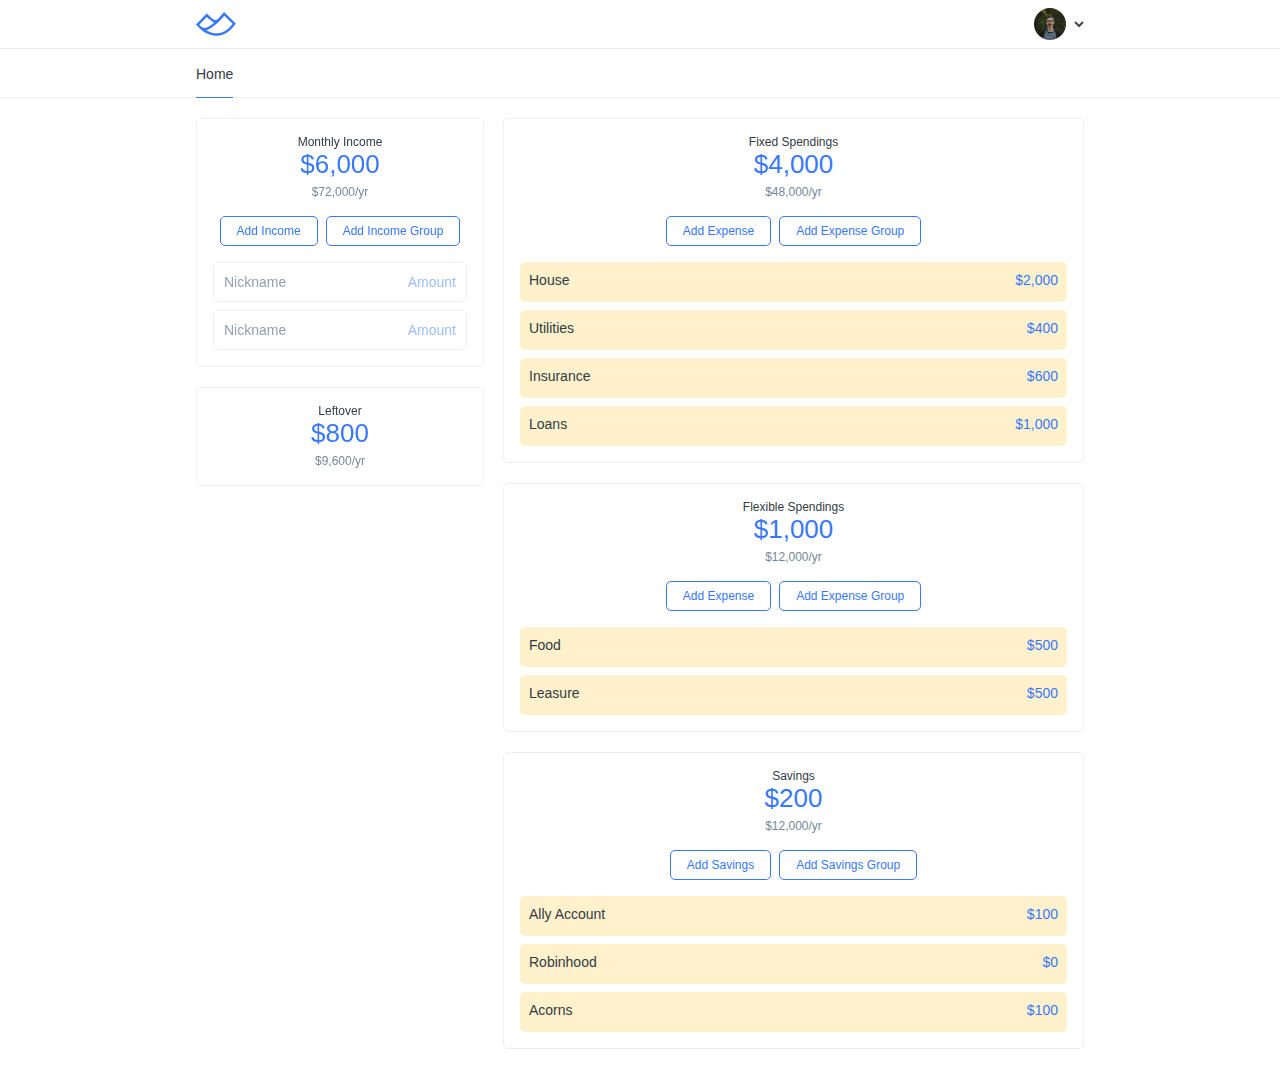
<file: index.html>
<html>
    <header>
        <meta http-equiv="X-UA-Compatible" content="IE=edge,chrome=1">
		<meta name="viewport" content="width=device-width, initial-scale=1, maximum-scale=1">
        <link rel="stylesheet" type="text/css" href="css/global.min.css"/>
        <link rel="stylesheet" type="text/css" href="css/inputs.min.css"/>
        <link rel="stylesheet" type="text/css" href="css/buttons.min.css"/>
        <link rel="stylesheet" type="text/css" href="css/type.min.css"/>
        <link rel="stylesheet" type="text/css" href="css/styles.min.css"/>
        <link rel=icon href="images/favicon.png" sizes="96x96" type="image/png">
        <script src="https://ajax.googleapis.com/ajax/libs/jquery/3.1.0/jquery.min.js"></script>
        <link rel='shortcut icon' href='images/favicon.png' type='image/x-icon'/>
        <title>Halfdollar</title>
    </header>
    <body>

        <section>
            <div class="nav">
                <div class="large-container">
                    <div class="left">
                        <a href="index.html">
                            <img class="logo" src="images/halfdollar.svg"/>
                        </a>
                    </div>
                    <div class="right">
                        <div class="profile-settings">
                            <img class="profile-img" src="images/profile.jpg"/>
                            <!-- <a class="body grey3">Settings</a> -->
                            <img class="dropdown-arrow" src="images/down-arrow.svg"/>
                        </div>
                    </div>
                </div>
            </div>
        </section>

        <section>
            <div class="sub-nav bottom-line">
                <div class="large-container">
                    <div class="left">
                        <a class="breadcrumbs body current-page">Home</a>
                    </div>
                </div>
            </div>
        </section>

        <section>
            <div class="large-container">
                <div class="side-container">
                    <div class="content-container header-content">
                        <p class="headline grey3">Monthly Income</p>
                        <p class="amount blue">$6,000</p>
                        <p class="small-body grey2 margin-top-4">$72,000/yr</p>
                        <a class="button self ghost margin-top-16 margin-right-4">Add Income</a>
                        <a class="button self ghost margin-top-16">Add Income Group</a>
                        <div class="full empty margin-top-16">
                            <a class="remove">
                                <p class="large-body white">-</p>
                            </a>
                            <input type="text" class="input input-nickname body grey3 left" placeholder="Nickname"/>
                            <input type="text" class="input input-amount body blue right" placeholder="Amount"/>
                        </div>
                        <div class="full empty margin-top-8">
                            <a class="remove">
                                <p class="large-body white">-</p>
                            </a>
                            <input type="text" class="input input-nickname body grey3 left" placeholder="Nickname"/>
                            <input type="text" class="input input-amount body blue right" placeholder="Amount"/>
                        </div>
                    </div>
                    <div class="content-container header-content">
                        <p class="headline grey3">Leftover</p>
                        <p class="amount blue">$800</p>
                        <p class="small-body grey2 margin-top-4">$9,600/yr</p>
                    </div>
                </div>
                <div class="main-container">
                    <div class="content-container body-content">
                        <p class="headline grey3">Fixed Spendings</p>
                        <p class="amount blue">$4,000</p>
                        <p class="small-body grey2 margin-top-4">$48,000/yr</p>
                        <a class="button self ghost margin-top-16 margin-right-4">Add Expense</a>
                        <a class="button self ghost margin-top-16">Add Expense Group</a>
                        <div class="group margin-top-16">
                            <a class="group-link" href="#">
                                <a class="remove">
                                    <p class="large-body white">-</p>
                                </a>
                                <p class="body grey3 left">House</p>
                                <p class="body blue right">$2,000</p>
                            </a>
                        </div>
                        <div class="group margin-top-8">
                            <a class="group-link" href="utilities.html">
                                <a class="remove">
                                    <p class="large-body white">-</p>
                                </a>
                                <p class="body grey3 left">Utilities</p>
                                <p class="body blue right">$400</p>
                            </a>
                        </div>
                        <div class="group margin-top-8">
                            <a class="group-link" href="#">
                                <a class="remove">
                                    <p class="large-body white">-</p>
                                </a>
                                <p class="body grey3 left">Insurance</p>
                                <p class="body blue right">$600</p>
                            </a>
                        </div>
                        <div class="group margin-top-8">
                            <a class="group-link" href="#">
                                <a class="remove">
                                    <p class="large-body white">-</p>
                                </a>
                                <p class="body grey3 left">Loans</p>
                                <p class="body blue right">$1,000</p>
                            </a>
                        </div>
                    </div>
                    <div class="content-container body-content">
                        <p class="headline grey3">Flexible Spendings</p>
                        <p class="amount blue">$1,000</p>
                        <p class="small-body grey2 margin-top-4">$12,000/yr</p>
                        <a class="button self ghost margin-top-16 margin-right-4">Add Expense</a>
                        <a class="button self ghost margin-top-16">Add Expense Group</a>
                        <div class="group margin-top-16">
                            <a class="group-link" href="#">
                                <a class="remove">
                                    <p class="large-body white">-</p>
                                </a>
                                <p class="body grey3 left">Food</p>
                                <p class="body blue right">$500</p>
                            </a>
                        </div>
                        <div class="group margin-top-8">
                            <a class="group-link" href="#">
                                <a class="remove">
                                    <p class="large-body white">-</p>
                                </a>
                                <p class="body grey3 left">Leasure</p>
                                <p class="body blue right">$500</p>
                            </a>
                        </div>
                    </div>
                    <div class="content-container body-content">
                        <p class="headline grey3">Savings</p>
                        <p class="amount blue">$200</p>
                        <p class="small-body grey2 margin-top-4">$12,000/yr</p>
                        <a class="button self ghost margin-top-16 margin-right-4">Add Savings</a>
                        <a class="button self ghost margin-top-16">Add Savings Group</a>
                        <div class="group margin-top-16">
                            <a class="group-link" href="savings.html">
                                <a class="remove">
                                    <p class="large-body white">-</p>
                                </a>
                                <p class="body grey3 left">Ally Account</p>
                                <p class="body blue right">$100</p>
                            </a>
                        </div>
                        <div class="group margin-top-8">
                            <a class="group-link" href="#">
                                <a class="remove">
                                    <p class="large-body white">-</p>
                                </a>
                                <p class="body grey3 left">Robinhood</p>
                                <p class="body blue right">$0</p>
                            </a>
                        </div>
                        <div class="group margin-top-8">
                            <a class="group-link" href="#">
                                <a class="remove">
                                    <p class="large-body white">-</p>
                                </a>
                                <p class="body grey3 left">Acorns</p>
                                <p class="body blue right">$100</p>
                            </a>
                        </div>
                    </div>
                </div>
            </div>
        </section>

        <script type="text/javascript">
        </script>

    </body>
</html>
</file>
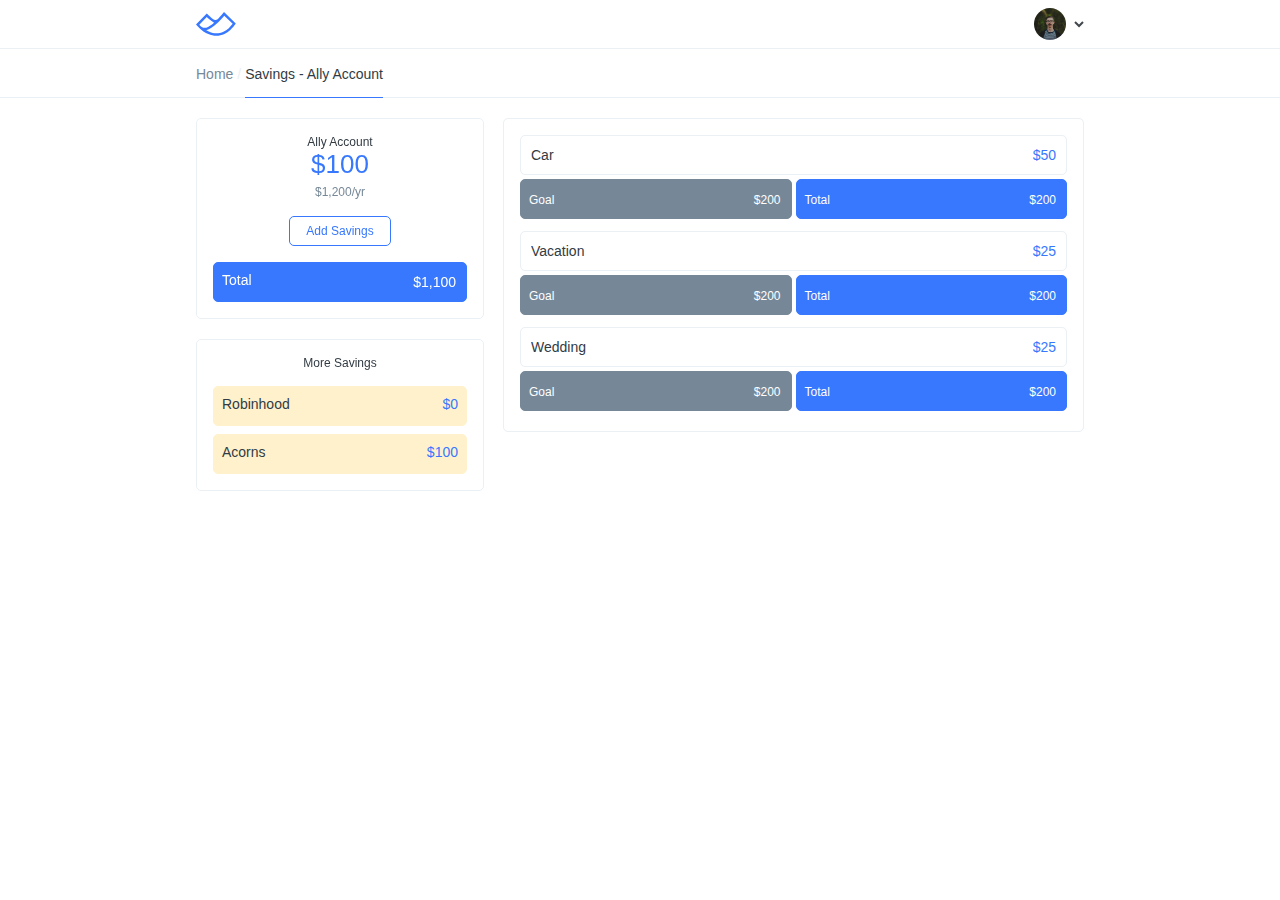
<file: savings.html>
<html>
    <header>
        <meta http-equiv="X-UA-Compatible" content="IE=edge,chrome=1">
		<meta name="viewport" content="width=device-width, initial-scale=1, maximum-scale=1">
        <link rel="stylesheet" type="text/css" href="css/global.min.css"/>
        <link rel="stylesheet" type="text/css" href="css/inputs.min.css"/>
        <link rel="stylesheet" type="text/css" href="css/buttons.min.css"/>
        <link rel="stylesheet" type="text/css" href="css/type.min.css"/>
        <link rel="stylesheet" type="text/css" href="css/styles.min.css"/>
        <link rel=icon href="images/favicon.png" sizes="96x96" type="image/png">
        <script src="https://ajax.googleapis.com/ajax/libs/jquery/3.1.0/jquery.min.js"></script>
        <link rel='shortcut icon' href='images/favicon.png' type='image/x-icon'/>
        <title>Halfdollar</title>
    </header>
    <body>

        <section>
            <div class="nav">
                <div class="large-container">
                    <div class="left">
                        <a href="index.html">
                            <img class="logo" src="images/halfdollar.svg"/>
                        </a>
                    </div>
                    <div class="right">
                        <div class="profile-settings">
                            <img class="profile-img" src="images/profile.jpg"/>
                            <!-- <a class="body grey3">Settings</a> -->
                            <img class="dropdown-arrow" src="images/down-arrow.svg"/>
                        </div>
                    </div>
                </div>
            </div>
        </section>

        <section>
            <div class="sub-nav bottom-line">
                <div class="large-container">
                    <div class="left">
                        <a class="breadcrumbs body previous-page" href="index.html">Home</a>
                        <p class="breadcrumbs body grey1"> / </p>
                        <a class="breadcrumbs body current-page">Savings - Ally Account</a>
                    </div>
                </div>
            </div>
        </section>

        <section>
            <div class="large-container">
                <div class="side-container">
                    <div class="content-container header-content">
                        <p class="headline grey3">Ally Account</p>
                        <p class="amount blue">$100</p>
                        <p class="small-body grey2 margin-top-4">$1,200/yr</p>
                        <a class="button self ghost margin-top-16">Add Savings</a>
                        <div class="static margin-top-16">
                            <p class="body white left">Total</p>
                            <input type="text" class="input input-amount body white right" placeholder="Amount" value="$1,100"/>
                        </div>
                    </div>
                    <div class="content-container header-content">
                        <p class="headline grey3">More Savings</p>
                        <div class="group margin-top-16">
                            <a class="group-link" href="#">
                                <a class="remove">
                                    <p class="large-body white">-</p>
                                </a>
                                <p class="body grey3 left">Robinhood</p>
                                <p class="body blue right">$0</p>
                            </a>
                        </div>
                        <div class="group margin-top-8">
                            <a class="group-link" href="#">
                                <a class="remove">
                                    <p class="large-body white">-</p>
                                </a>
                                <p class="body grey3 left">Acorns</p>
                                <p class="body blue right">$100</p>
                            </a>
                        </div>
                    </div>
                </div>
                <div class="main-container">
                    <div class="content-container body-content">
                        <div class="empty">
                            <a class="remove">
                                <p class="large-body white">-</p>
                            </a>
                            <input type="text" class="input input-nickname body grey3 left" placeholder="Nickname" value="Car"/>
                            <input type="text" class="input input-amount body blue right" placeholder="Amount" value="$50"/>
                        </div>
                        <div class="savings-content margin-top-4">
                            <div class="empty savings-goal">
                                <p class="small-body white left margin-top-4">Goal</p>
                                <input type="text" class="input input-amount small-body blue right margin-top-2" placeholder="Amount" value="$200"/>
                            </div>
                            <div class="empty savings-total">
                                <p class="small-body white left margin-top-4">Total</p>
                                <input type="text" class="input input-amount small-body white right margin-top-2" placeholder="Amount" value="$200"/>
                            </div>
                        </div>
                        <div class="empty margin-top-8">
                            <a class="remove">
                                <p class="large-body white">-</p>
                            </a>
                            <input type="text" class="input input-nickname body grey3 left" placeholder="Nickname" value="Vacation"/>
                            <input type="text" class="input input-amount body blue right" placeholder="Amount" value="$25"/>
                        </div>
                        <div class="savings-content margin-top-4">
                            <div class="empty savings-goal">
                                <p class="small-body white left margin-top-4">Goal</p>
                                <input type="text" class="input input-amount small-body blue right margin-top-2" placeholder="Amount" value="$200"/>
                            </div>
                            <div class="empty savings-total">
                                <p class="small-body white left margin-top-4">Total</p>
                                <input type="text" class="input input-amount small-body white right margin-top-2" placeholder="Amount" value="$200"/>
                            </div>
                        </div>
                        <div class="empty margin-top-8">
                            <a class="remove">
                                <p class="large-body white">-</p>
                            </a>
                            <input type="text" class="input input-nickname body grey3 left" placeholder="Nickname" value="Wedding"/>
                            <input type="text" class="input input-amount body blue right" placeholder="Amount" value="$25"/>
                        </div>
                        <div class="savings-content margin-top-4">
                            <div class="empty savings-goal">
                                <p class="small-body white left margin-top-4">Goal</p>
                                <input type="text" class="input input-amount small-body blue right margin-top-2" placeholder="Amount" value="$200"/>
                            </div>
                            <div class="empty savings-total">
                                <p class="small-body white left margin-top-4">Total</p>
                                <input type="text" class="input input-amount small-body white right margin-top-2" placeholder="Amount" value="$200"/>
                            </div>
                        </div>
                    </div>
                </div>
            </div>
        </section>

    </body>
</html>
</file>
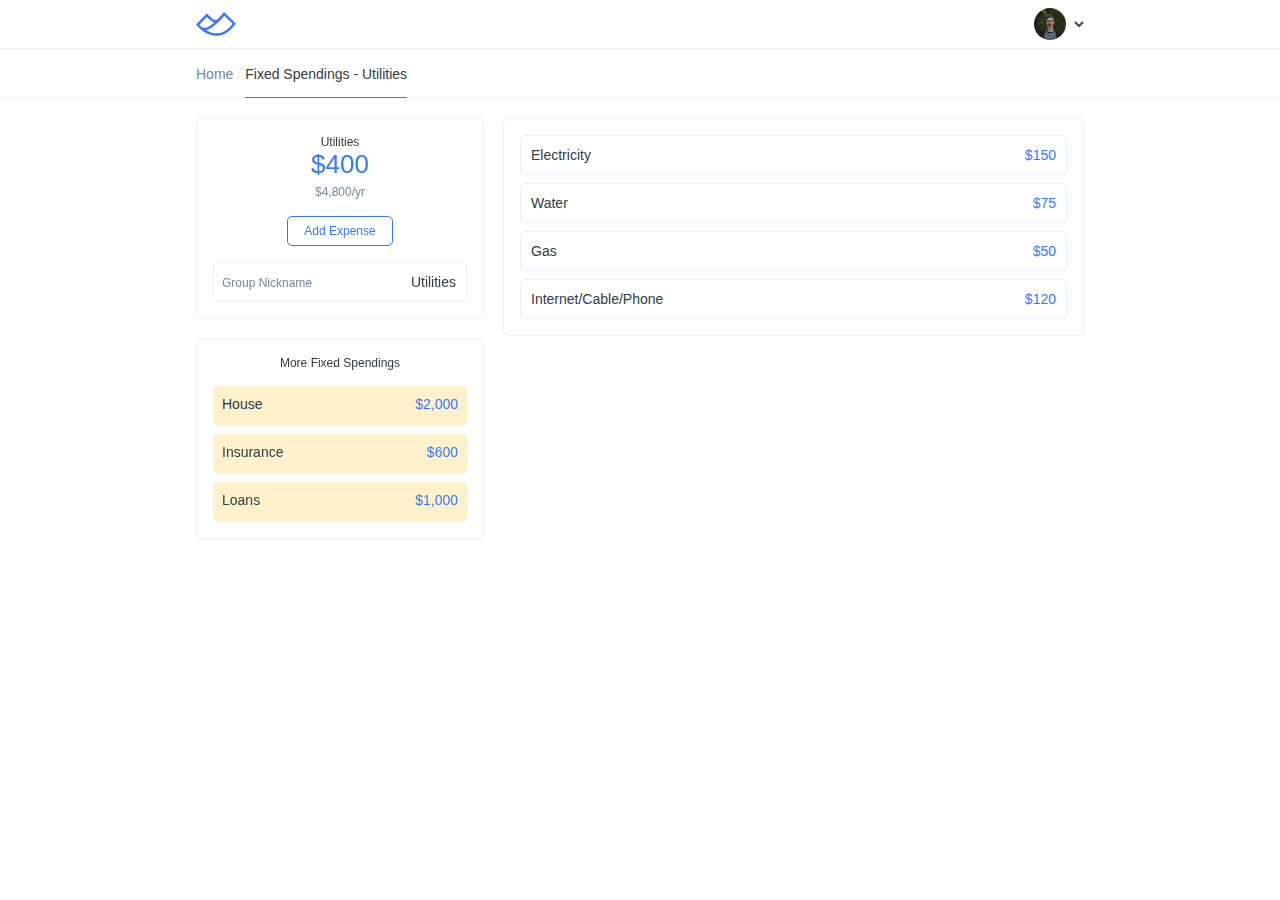
<file: utilities.html>
<html>
    <header>
        <meta http-equiv="X-UA-Compatible" content="IE=edge,chrome=1">
		<meta name="viewport" content="width=device-width, initial-scale=1, maximum-scale=1">
        <link rel="stylesheet" type="text/css" href="css/global.min.css"/>
        <link rel="stylesheet" type="text/css" href="css/inputs.min.css"/>
        <link rel="stylesheet" type="text/css" href="css/buttons.min.css"/>
        <link rel="stylesheet" type="text/css" href="css/type.min.css"/>
        <link rel="stylesheet" type="text/css" href="css/styles.min.css"/>
        <link rel=icon href="images/favicon.png" sizes="96x96" type="image/png">
        <script src="https://ajax.googleapis.com/ajax/libs/jquery/3.1.0/jquery.min.js"></script>
        <link rel='shortcut icon' href='images/favicon.png' type='image/x-icon'/>
        <title>Halfdollar</title>
    </header>
    <body>

        <section>
            <div class="nav">
                <div class="large-container">
                    <div class="left">
                        <a href="index.html">
                            <img class="logo" src="images/halfdollar.svg"/>
                        </a>
                    </div>
                    <div class="right">
                        <div class="profile-settings">
                            <img class="profile-img" src="images/profile.jpg"/>
                            <!-- <a class="body grey3">Settings</a> -->
                            <img class="dropdown-arrow" src="images/down-arrow.svg"/>
                        </div>
                    </div>
                </div>
            </div>
        </section>

        <section>
            <div class="sub-nav bottom-line">
                <div class="large-container">
                    <div class="left">
                        <a class="breadcrumbs body previous-page" href="index.html">Home</a>
                        <p class="breadcrumbs body grey1"> / </p>
                        <a class="breadcrumbs body current-page">Fixed Spendings - Utilities</a>
                    </div>
                </div>
            </div>
        </section>

        <section>
            <div class="large-container">
                <div class="side-container">
                    <div class="content-container header-content">
                        <p class="headline grey3">Utilities</p>
                        <p class="amount blue">$400</p>
                        <p class="small-body grey2 margin-top-4">$4,800/yr</p>
                        <a class="button self ghost margin-top-16">Add Expense</a>
                        <div class="empty change-name margin-top-16">
                            <p class="small-body grey2 left margin-top-4">Group Nickname</p>
                            <input type="text" class="input input-amount body right" placeholder="Nickname" value="Utilities"/>
                        </div>
                    </div>
                    <div class="content-container header-content">
                        <p class="headline grey3">More Fixed Spendings</p>
                        <div class="group margin-top-16">
                            <a class="remove">
                                <p class="large-body white">-</p>
                            </a>
                            <p class="body grey3 left">House</p>
                            <p class="body blue right">$2,000</p>
                        </div>
                        <div class="group margin-top-8">
                            <a class="remove">
                                <p class="large-body white">-</p>
                            </a>
                            <p class="body grey3 left">Insurance</p>
                            <p class="body blue right">$600</p>
                        </div>
                        <div class="group margin-top-8">
                            <a class="remove">
                                <p class="large-body white">-</p>
                            </a>
                            <p class="body grey3 left">Loans</p>
                            <p class="body blue right">$1,000</p>
                        </div>
                    </div>
                </div>
                <div class="main-container">
                    <div class="content-container body-content">
                        <div class="empty">
                            <a class="remove">
                                <p class="large-body white">-</p>
                            </a>
                            <input type="text" class="input input-nickname body grey3 left" placeholder="Nickname" value="Electricity"/>
                            <input type="text" class="input input-amount body blue right" placeholder="Amount" value="$150"/>
                        </div>
                        <div class="empty margin-top-8">
                            <a class="remove">
                                <p class="large-body white">-</p>
                            </a>
                            <input type="text" class="input input-nickname body grey3 left" placeholder="Nickname" value="Water"/>
                            <input type="text" class="input input-amount body blue right" placeholder="Amount" value="$75"/>
                        </div>
                        <div class="empty margin-top-8">
                            <a class="remove">
                                <p class="large-body white">-</p>
                            </a>
                            <input type="text" class="input input-nickname body grey3 left" placeholder="Nickname" value="Gas"/>
                            <input type="text" class="input input-amount body blue right" placeholder="Amount" value="$50"/>
                        </div>
                        <div class="empty margin-top-8">
                            <a class="remove">
                                <p class="large-body white">-</p>
                            </a>
                            <input type="text" class="input input-nickname body grey3 left" placeholder="Nickname" value="Internet/Cable/Phone"/>
                            <input type="text" class="input input-amount body blue right" placeholder="Amount" value="$120"/>
                        </div>
                    </div>
                </div>
            </div>
        </section>

    </body>
</html>
</file>
<file: css/global.min.css>
@font-face{font-family:'MaisonNeueNormal';src:url("../fonts/maison-neue-book.eot") format("eot");src:url("../fonts/maison-neue-book.woff2") format("woff2"),url("../fonts/maison-neue-book.woff") format("woff"),url("../fonts/maison-neue-book.ttf") format("truetype")}@font-face{font-family:'MaisonNeueBold';src:url("../fonts/maison-neue-bold.eot") format("eot");src:url("../fonts/maison-neue-bold.woff2") format("woff2"),url("../fonts/maison-neue-bold.woff") format("woff"),url("../fonts/maison-neue-bold.ttf") format("truetype")}@font-face{font-family:'MaisonNeueMono';src:url("../fonts/maison-neue-mono.eot") format("eot");src:url("../fonts/maison-neue-mono.woff2") format("woff2"),url("../fonts/maison-neue-mono.woff") format("woff"),url("../fonts/maison-neue-mono.ttf") format("truetype")}*{margin:0;padding:0}a{text-decoration:none}select{-webkit-appearance:none;-moz-appearance:none;appearance:none}
</file>
<file: css/inputs.min.css>
@font-face{font-family:'MaisonNeueNormal';src:url("../fonts/maison-neue-book.eot") format("eot");src:url("../fonts/maison-neue-book.woff2") format("woff2"),url("../fonts/maison-neue-book.woff") format("woff"),url("../fonts/maison-neue-book.ttf") format("truetype")}@font-face{font-family:'MaisonNeueBold';src:url("../fonts/maison-neue-bold.eot") format("eot");src:url("../fonts/maison-neue-bold.woff2") format("woff2"),url("../fonts/maison-neue-bold.woff") format("woff"),url("../fonts/maison-neue-bold.ttf") format("truetype")}@font-face{font-family:'MaisonNeueMono';src:url("../fonts/maison-neue-mono.eot") format("eot");src:url("../fonts/maison-neue-mono.woff2") format("woff2"),url("../fonts/maison-neue-mono.woff") format("woff"),url("../fonts/maison-neue-mono.ttf") format("truetype")}*{margin:0;padding:0}a{text-decoration:none}select{-webkit-appearance:none;-moz-appearance:none;appearance:none}.input{font-family:-apple-system, BlinkMacSystemFont, "Segoe UI", "Roboto", "Oxygen", "Ubuntu", "Cantarell", "Fira Sans", "Droid Sans", "Helvetica Neue", sans-serif;padding:2px;box-sizing:border-box;border-radius:5px;border:none;background:none;transition:all .235s ease-in-out;display:block}.input:hover{background-color:#FFF1CC;cursor:text}.input:focus{transition:none;outline-color:transparent;outline-style:none;background-color:#ffeab3}.input-nickname{text-align:left;color:#323B43;width:calc(65% - 8px)}.input-nickname:valid{color:#323B43}.input-nickname::-webkit-input-placeholder{transition:all .235s ease-in-out;color:#93a1ae}.input-nickname:focus::-webkit-input-placeholder{transition:none;color:#e6a700}.input-amount{text-align:right;color:#3778FF;width:35%}.input-amount:valid{color:#3778FF}.input-amount::-webkit-input-placeholder{transition:all .235s ease-in-out;color:#9dbdff}.input-amount:focus::-webkit-input-placeholder{transition:none;color:#e6a700}.savings-total .input-amount,.static .input-amount{width:55%;color:#fff}.savings-total .input-amount:hover,.static .input-amount:hover{background-color:#004cea}.savings-total .input-amount:focus,.static .input-amount:focus{background-color:#0044d0}.savings-total .input-amount:valid,.static .input-amount:valid{color:#fff}.savings-total .input-amount::-webkit-input-placeholder,.static .input-amount::-webkit-input-placeholder{transition:all .235s ease-in-out;color:#9dbdff}.savings-total .input-amount:focus::-webkit-input-placeholder,.static .input-amount:focus::-webkit-input-placeholder{transition:none;color:#3778FF}.change-name .input-amount{color:#323B43;width:55%}.change-name .input-amount:valid{color:#323B43}.change-name .input-amount::-webkit-input-placeholder{transition:all .235s ease-in-out;color:#93a1ae}.change-name .input-amount:focus::-webkit-input-placeholder{transition:none;color:#e6a700}.savings-goal .input-amount{color:#fff;width:55%}.savings-goal .input-amount:hover{background-color:#53626e}.savings-goal .input-amount:focus{background-color:#485560}.savings-goal .input-amount:valid{color:#fff}.savings-goal .input-amount::-webkit-input-placeholder{transition:all .235s ease-in-out;color:#b0bbc4}.savings-goal .input-amount:focus::-webkit-input-placeholder{transition:none;color:#768898}
</file>
<file: css/buttons.min.css>
@font-face{font-family:'MaisonNeueNormal';src:url("../fonts/maison-neue-book.eot") format("eot");src:url("../fonts/maison-neue-book.woff2") format("woff2"),url("../fonts/maison-neue-book.woff") format("woff"),url("../fonts/maison-neue-book.ttf") format("truetype")}@font-face{font-family:'MaisonNeueBold';src:url("../fonts/maison-neue-bold.eot") format("eot");src:url("../fonts/maison-neue-bold.woff2") format("woff2"),url("../fonts/maison-neue-bold.woff") format("woff"),url("../fonts/maison-neue-bold.ttf") format("truetype")}@font-face{font-family:'MaisonNeueMono';src:url("../fonts/maison-neue-mono.eot") format("eot");src:url("../fonts/maison-neue-mono.woff2") format("woff2"),url("../fonts/maison-neue-mono.woff") format("woff"),url("../fonts/maison-neue-mono.ttf") format("truetype")}*{margin:0;padding:0}a{text-decoration:none}.button{border-radius:5px;box-sizing:border-box;cursor:pointer;transition:all .235s ease-in-out;display:block;padding:8px 16px}.button:focus{outline-style:none}.self{padding:8px 16px}.full{width:100%}.fill{color:white;background:#3778FF}.fill:hover{background:#1e67ff;border-color:#1e67ff}.fill:active{transition:none;background:#0456ff;border-color:#0456ff}.ghost{color:#3778FF;background:none;border:1px solid #3778FF}.ghost:hover{background:#3778FF;color:#fff}.ghost:active{transition:none;background:#004cea;border-color:#004cea;color:#fff}.link{color:#3778FF;font-family:"MaisonNeueNormal",sans-serif;text-decoration:none;padding-bottom:2px;border-bottom:1px solid #fff;transition:all .235s ease-in-out}.link:hover{border-color:#3778FF}
</file>
<file: css/type.min.css>
@font-face{font-family:'MaisonNeueNormal';src:url("../fonts/maison-neue-book.eot") format("eot");src:url("../fonts/maison-neue-book.woff2") format("woff2"),url("../fonts/maison-neue-book.woff") format("woff"),url("../fonts/maison-neue-book.ttf") format("truetype")}@font-face{font-family:'MaisonNeueBold';src:url("../fonts/maison-neue-bold.eot") format("eot");src:url("../fonts/maison-neue-bold.woff2") format("woff2"),url("../fonts/maison-neue-bold.woff") format("woff"),url("../fonts/maison-neue-bold.ttf") format("truetype")}@font-face{font-family:'MaisonNeueMono';src:url("../fonts/maison-neue-mono.eot") format("eot");src:url("../fonts/maison-neue-mono.woff2") format("woff2"),url("../fonts/maison-neue-mono.woff") format("woff"),url("../fonts/maison-neue-mono.ttf") format("truetype")}*{margin:0;padding:0}a{text-decoration:none}select{-webkit-appearance:none;-moz-appearance:none;appearance:none}.body{font-family:-apple-system, BlinkMacSystemFont, "Segoe UI", "Roboto", "Oxygen", "Ubuntu", "Cantarell", "Fira Sans", "Droid Sans", "Helvetica Neue", sans-serif;font-size:14px;line-height:18px}.large-body{font-family:-apple-system, BlinkMacSystemFont, "Segoe UI", "Roboto", "Oxygen", "Ubuntu", "Cantarell", "Fira Sans", "Droid Sans", "Helvetica Neue", sans-serif;font-size:16px;line-height:12px}.small-body{font-family:-apple-system, BlinkMacSystemFont, "Segoe UI", "Roboto", "Oxygen", "Ubuntu", "Cantarell", "Fira Sans", "Droid Sans", "Helvetica Neue", sans-serif;font-size:12px;line-height:16px}.button{font-family:-apple-system, BlinkMacSystemFont, "Segoe UI", "Roboto", "Oxygen", "Ubuntu", "Cantarell", "Fira Sans", "Droid Sans", "Helvetica Neue", sans-serif;font-weight:500;font-size:12px;line-height:12px;text-align:center}.headline{font-family:-apple-system, BlinkMacSystemFont, "Segoe UI", "Roboto", "Oxygen", "Ubuntu", "Cantarell", "Fira Sans", "Droid Sans", "Helvetica Neue", sans-serif;font-size:12px;font-weight:500;text-align:center}.amount{font-family:-apple-system, BlinkMacSystemFont, "Segoe UI", "Roboto", "Oxygen", "Ubuntu", "Cantarell", "Fira Sans", "Droid Sans", "Helvetica Neue", sans-serif;font-weight:500;font-size:26px;text-align:center}.primary-heading{font-family:-apple-system, BlinkMacSystemFont, "Segoe UI", "Roboto", "Oxygen", "Ubuntu", "Cantarell", "Fira Sans", "Droid Sans", "Helvetica Neue", sans-serif;font-weight:500;font-size:48px;text-align:center}.grey1{color:#EAF0F4}.grey2{color:#768898}.grey3{color:#323B43}.blue{color:#3778FF}.white{color:#fff}
</file>
<file: css/styles.min.css>
@font-face{font-family:'MaisonNeueNormal';src:url("../fonts/maison-neue-book.eot") format("eot");src:url("../fonts/maison-neue-book.woff2") format("woff2"),url("../fonts/maison-neue-book.woff") format("woff"),url("../fonts/maison-neue-book.ttf") format("truetype")}@font-face{font-family:'MaisonNeueBold';src:url("../fonts/maison-neue-bold.eot") format("eot");src:url("../fonts/maison-neue-bold.woff2") format("woff2"),url("../fonts/maison-neue-bold.woff") format("woff"),url("../fonts/maison-neue-bold.ttf") format("truetype")}@font-face{font-family:'MaisonNeueMono';src:url("../fonts/maison-neue-mono.eot") format("eot");src:url("../fonts/maison-neue-mono.woff2") format("woff2"),url("../fonts/maison-neue-mono.woff") format("woff"),url("../fonts/maison-neue-mono.ttf") format("truetype")}*{margin:0;padding:0}a{text-decoration:none}select{-webkit-appearance:none;-moz-appearance:none;appearance:none}body{background:#fff}section{display:block;text-align:center}.large-container{max-width:936px;height:auto;margin:0 auto;padding:0 24px;box-sizing:border-box}.side-container{width:288px;vertical-align:top;float:left;padding-bottom:24px;margin-top:98px;position:fixed}.main-container{width:calc(100% - 307px);display:inline-block;vertical-align:top;padding-bottom:24px;margin-top:98px;margin-left:307px}.full-container{max-width:100%;height:auto;margin:0 auto;padding:0 24px}.body-container{max-width:100%;height:auto;margin:2px 0;padding:10px 0}.nav{width:100%;height:48px;border-bottom:1px solid #EAF0F4;position:fixed;background:#fff;z-index:10}.nav .right{height:48px;position:relative;cursor:pointer;transition:all .235s ease-in-out;border-bottom:1px solid transparent}.nav .right:hover{border-color:#3778FF}.nav .right .profile-settings{margin-top:8px}.nav .right a{display:inline-block;vertical-align:middle;cursor:pointer;color:#323B43}.nav .right img{display:inline-block;vertical-align:middle}.nav .right .dropdown-arrow{margin-left:4px}.nav .right .profile-img{border-radius:500px;width:32px;height:32px}.sub-nav{width:100%;height:48px;border-bottom:1px solid #EAF0F4;background:#fff;top:49px;position:fixed;z-index:10}.sub-nav .full-container{margin-top:16px}.current-page{color:#323B43;padding-bottom:14px;border-bottom:1px solid #3778FF}.previous-page{color:#768898;cursor:pointer}.previous-page:hover{color:#323B43}.breadcrumbs{position:relative;top:16;display:inline-block}.left{display:inline-block;float:left}.right{display:inline-block;float:right}.margin-right-4{margin-right:4px}.margin-top-2{margin-top:2px}.margin-top-4{margin-top:4px}.margin-top-8{margin-top:8px}.margin-top-16{margin-top:16px}.logo{width:40px;height:auto;margin-top:12px;padding-bottom:16px;cursor:pointer}.content-container{border-radius:5px;display:inline-block;background:none;border:1px solid #EAF0F4;padding:16px;text-align:center;transition:all .235s ease-in-out;z-index:1;box-sizing:border-box;background-clip:content-box;margin-top:20px;vertical-align:top}.content-container .button{display:inline-block}.header-content{width:100%;box-sizing:border-box;display:block}.body-content{width:100%;box-sizing:border-box;display:block}.remove{position:absolute;top:-8px;right:-8px;width:16px;height:16px;background:#D95C27;border-radius:100px;opacity:0;transition:all .235s ease-in-out;cursor:pointer;z-index:5}.remove:hover{background:#99401b}.remove:active{transition:none;background:#6d2e13}.empty{height:40px;box-sizing:border-box;border-radius:5px;background:none;border:1px solid #EAF0F4;padding:8px;transition:all .235s ease-in-out;position:relative}.empty:hover{border-color:#3778FF}.empty:hover .remove{opacity:1}.savings-total{display:inline-block;width:calc(50% - 2px);background:#3778FF;border-color:#3778FF}.savings-goal{display:inline-block;width:calc(50% - 2px);background:#768898;border-color:#768898}.savings-goal:hover{border-color:#768898}.static{height:40px;box-sizing:border-box;border-radius:5px;background:#3778FF;border:1px solid #3778FF;padding:8px;cursor:pointer;position:relative}.group{height:40px;box-sizing:border-box;border-radius:5px;background:#FFF1CC;border:1px solid #FFF1CC;padding:8px;cursor:pointer;transition:all .235s ease-in-out;position:relative}.group:hover{background:#ffeab3;border:1px solid #3778FF}.group:hover .remove{opacity:1}.group:active{transition:none;background:#ffdc80}.group-link{position:absolute;width:100%;height:100%;top:0;left:0}@media (max-width: 767px){.side-container{padding-bottom:0;width:100%;position:relative}.main-container{width:100%;float:right;margin-top:0}}
</file>
